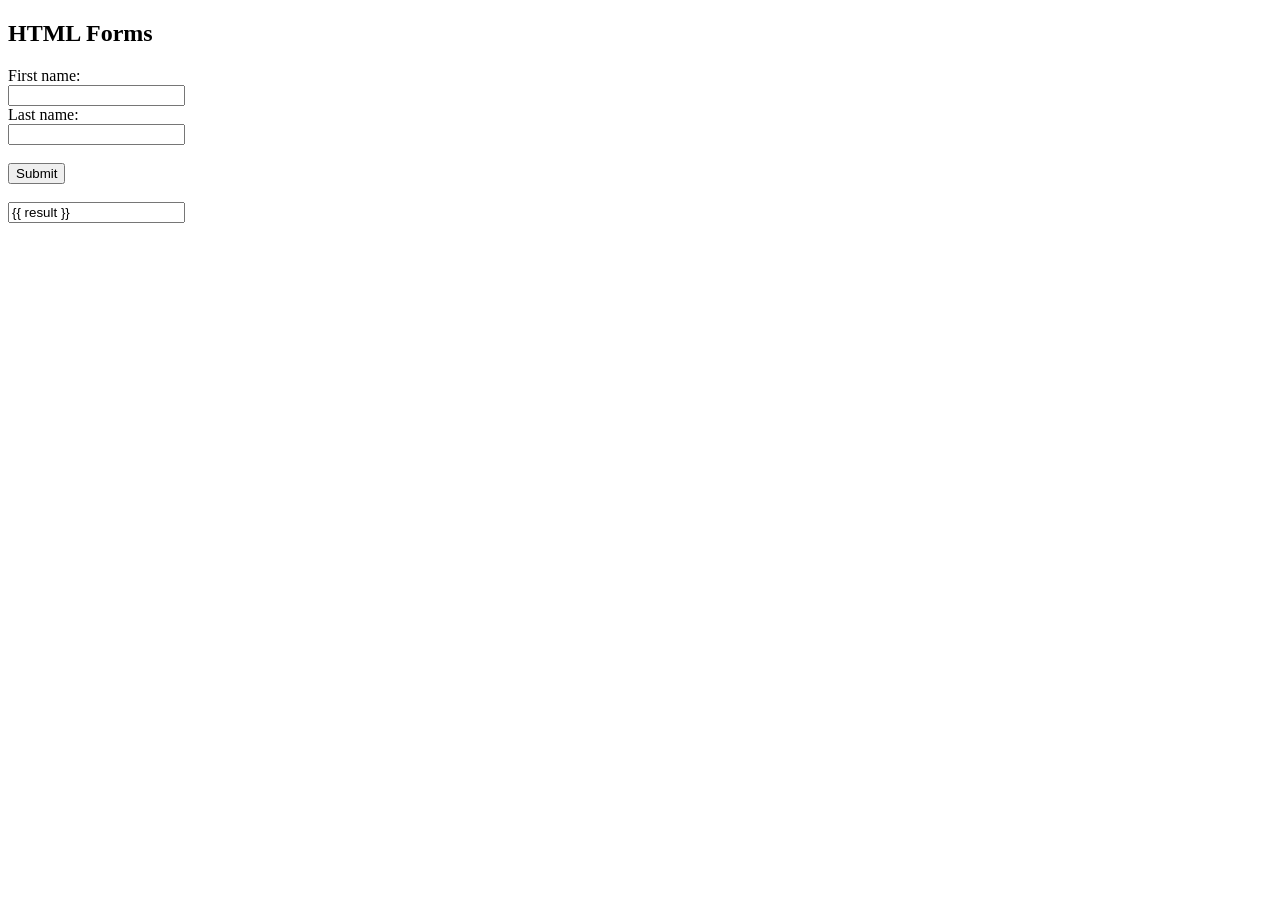
<file: courseWebsite/templates/FT.html>
<!DOCTYPE html>
<html>
<body>

<h2>HTML Forms</h2>

<form>
  <label for="fname">First name:</label><br>
  <input type="text" id="fname" name="num1" ><br>
  <label for="lname">Last name:</label><br>
  <input type="text" id="lname" name="num2" ><br><br>
  <input type="submit" value="Submit">
</form> 

<br>
<input type="text" value="{{ result }}">

</body>
</html>
</file>
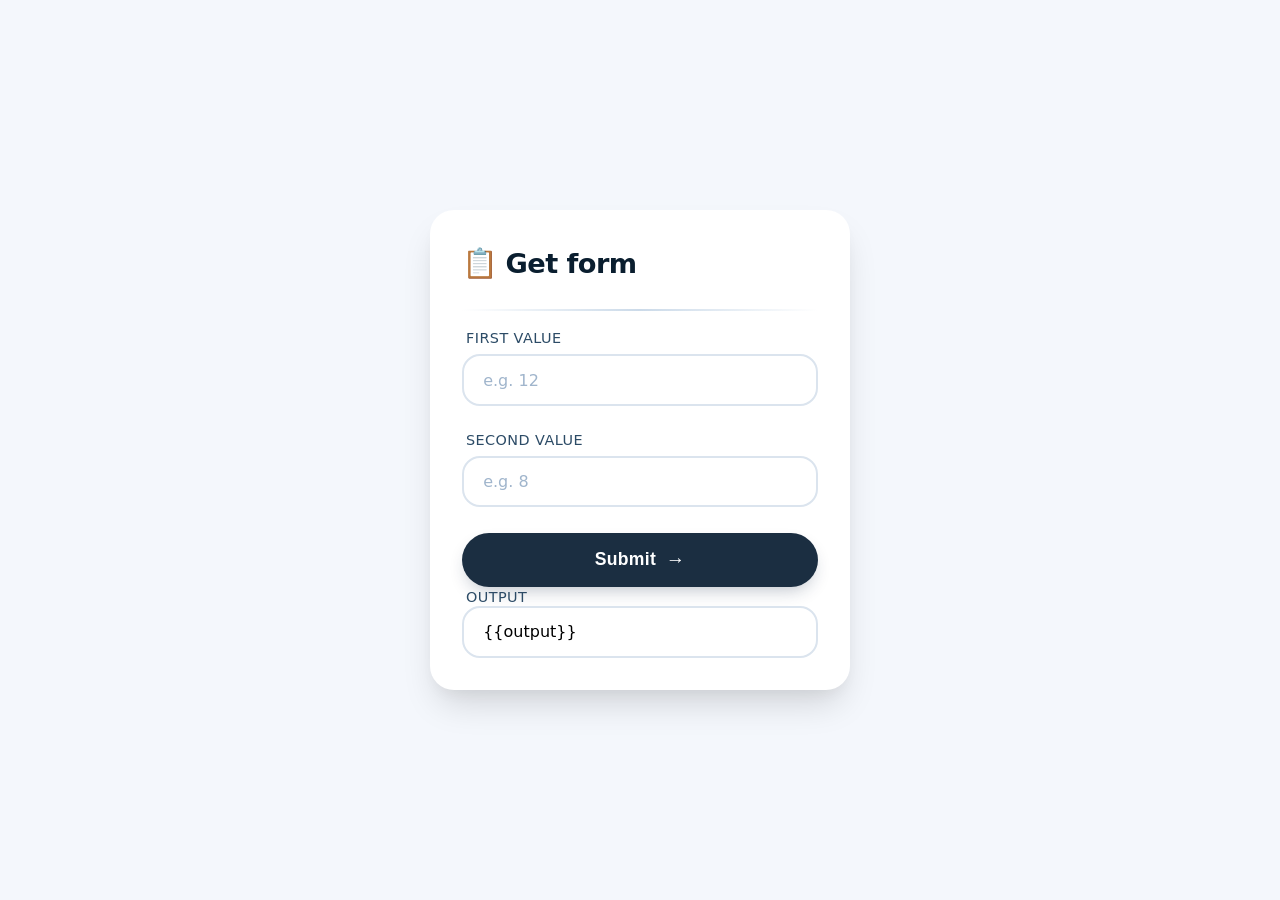
<file: get_post/template/get_form.html>
<!DOCTYPE html>
<html lang="en">
<head>
  <meta charset="UTF-8">
  <meta name="viewport" content="width=device-width, initial-scale=1.0">
  <title>Simple Form GET</title>
  <style>
    * {
      box-sizing: border-box;
      margin: 0;
    }
    body {
      font-family: system-ui, -apple-system, 'Segoe UI', Roboto, sans-serif;
      background: #f4f7fc;
      min-height: 100vh;
      display: flex;
      justify-content: center;
      align-items: center;
      margin: 0;
      padding: 1.5rem;
    }
    .form-card {
      background: #ffffff;
      padding: 2.25rem 2rem 2rem;
      border-radius: 24px;
      box-shadow: 0 20px 35px -8px rgba(0, 0, 0, 0.15), 0 8px 16px -6px rgba(0, 0, 0, 0.05);
      width: 100%;
      max-width: 420px;
      transition: transform 0.2s ease;
    }
    .form-card:hover {
      transform: scale(1.01);
    }
    h2 {
      font-weight: 600;
      font-size: 1.7rem;
      letter-spacing: -0.02em;
      color: #0a1e2f;
      margin-top: 0;
      margin-bottom: 1.8rem;
      display: flex;
      align-items: center;
      gap: 0.5rem;
    }
    h2::before {
      content: "📋";
      font-size: 1.8rem;
      font-weight: 400;
    }
    .input-group {
      margin-bottom: 1.6rem;
      display: flex;
      flex-direction: column;
      gap: 0.5rem;
    }
    label {
      font-weight: 500;
      font-size: 0.9rem;
      text-transform: uppercase;
      letter-spacing: 0.03em;
      color: #2c4b66;
      padding-left: 0.25rem;
    }
    input {
      width: 100%;
      padding: 0.9rem 1.2rem;
      font-size: 1rem;
      border: 2px solid #dbe4ee;
      border-radius: 18px;
      background: #ffffff;
      outline: none;
      transition: border-color 0.2s, box-shadow 0.2s;
      font-family: inherit;
    }
    input:focus {
      border-color: #2a6df4;
      box-shadow: 0 0 0 4px rgba(42, 109, 244, 0.15);
    }
    input::placeholder {
      color: #a0b5cc;
      font-weight: 400;
    }
    button {
      width: 100%;
      padding: 1rem 1.5rem;
      margin-top: 1rem;
      background: #1b2e41;
      color: white;
      font-weight: 600;
      font-size: 1.1rem;
      border: none;
      border-radius: 40px;
      cursor: pointer;
      transition: background 0.2s, transform 0.1s, box-shadow 0.2s;
      box-shadow: 0 8px 18px -6px rgba(20, 40, 70, 0.3);
      letter-spacing: 0.3px;
      display: flex;
      justify-content: center;
      align-items: center;
      gap: 0.6rem;
    }
    button:hover {
      background: #11212e;
      box-shadow: 0 12px 22px -8px rgba(20, 40, 70, 0.4);
    }
    button:active {
      transform: scale(0.98);
      box-shadow: 0 4px 10px -4px rgba(0, 0, 0, 0.3);
    }
    /* tiny decorative line */
    .divider {
      height: 2px;
      background: linear-gradient(90deg, transparent, #cbdae9, transparent);
      margin: 0.25rem 0 1.2rem;
    }
  </style>
</head>
<body>
  <form class="form-card" method="get">
    <h2>Get form</h2>
    <div class="divider"></div>

    <!-- Input 1 -->
    <div class="input-group">
      <label for="value1">First value</label>
      <input type="number" id="value1" name="num1" placeholder="e.g. 12" autocomplete="off" required>
    </div>

    <!-- Input 2 -->
    <div class="input-group">
      <label for="value2">Second value</label>
      <input type="number" id="value2" name="num2" placeholder="e.g. 8" autocomplete="off" required>
    </div>

    <!-- Submit button -->
    <button type="submit">
      <span>Submit</span>
      <span style="font-size: 1.2rem;">→</span>
    </button>
    <div >
      <label for="value2">Output</label>
      <input type='text' value="{{output}}"/>
    </div>

  </form>
</body>
</html>
</file>
